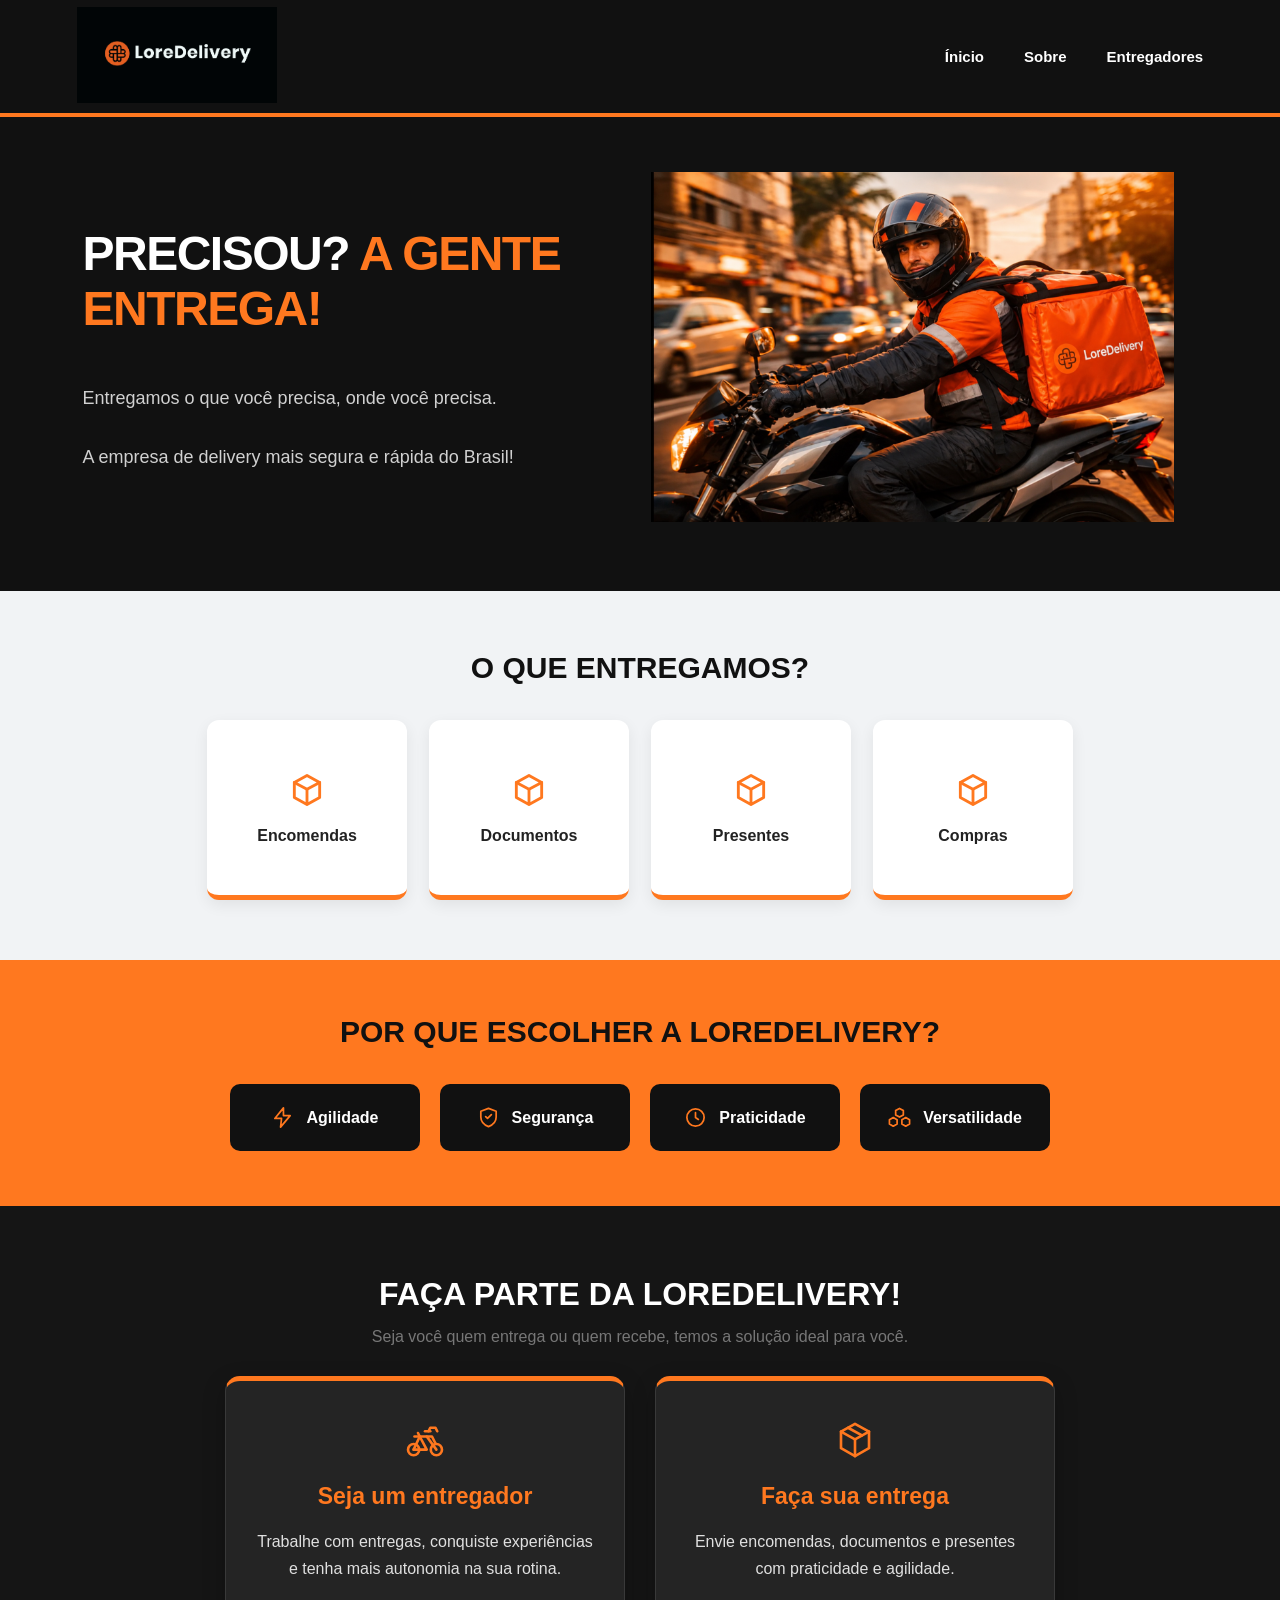
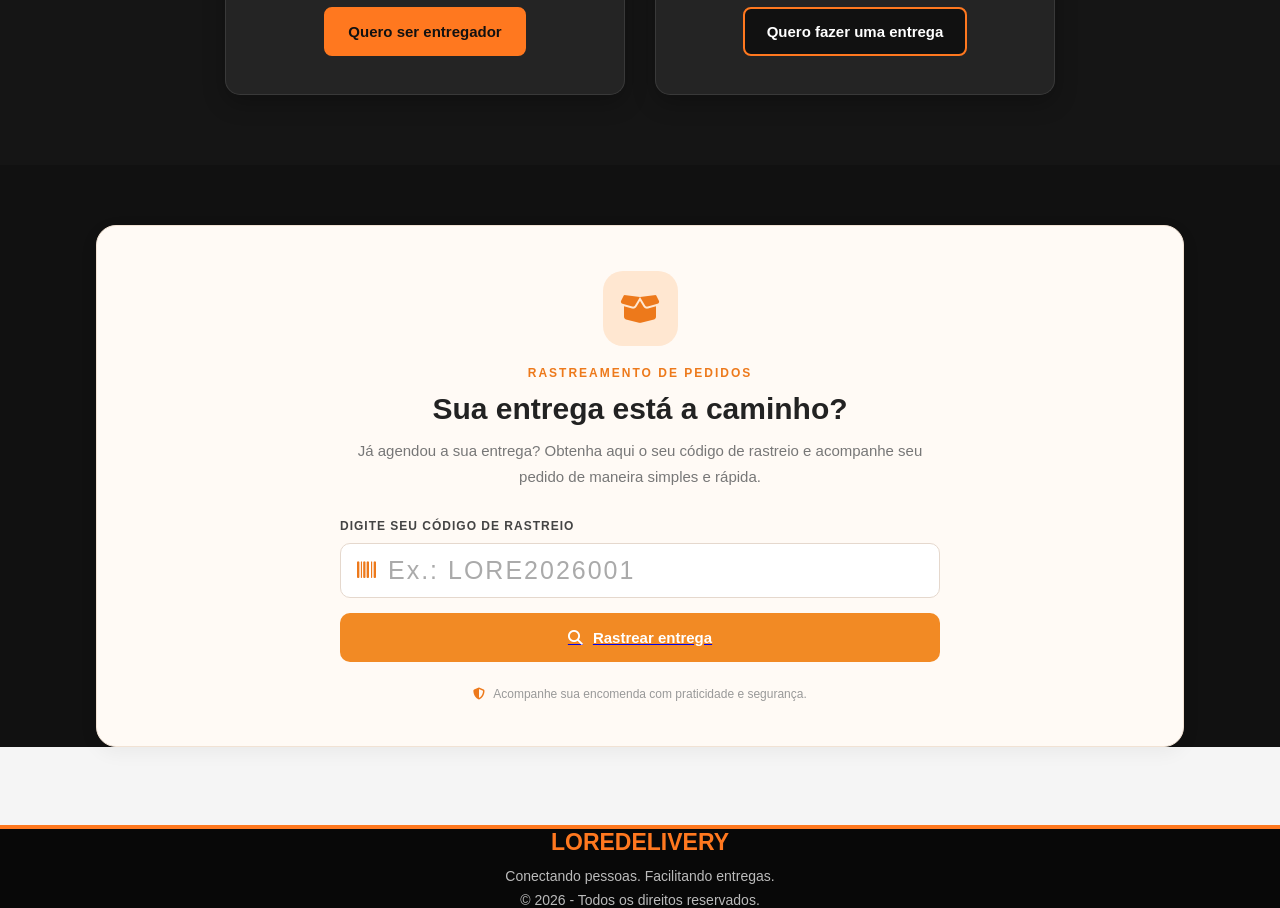
<file: index.html>
<!DOCTYPE html>
<html lang="pt-br">


<head>
    <meta charset="UTF-8">
    <meta name="viewport" content="width=device-width, initial-scale=1.0">
    <title>Lore Delivery</title>
    <link rel="stylesheet" href="style.css">
    <script src="script.js" defer></script>
    <link rel="stylesheet" href="https://cdnjs.cloudflare.com/ajax/libs/font-awesome/6.5.0/css/all.min.css">
</head>


<body>
    <header>
        <a href="index.html">
        <img src="midia/LoreDelivery LOGO CORTE.png" alt="loredelivery logo"></a>
        <div class="menu">
        <a href="index.html">Ínicio</a>
        <a href="" class="espacoB">Sobre</a>
        <a href="cadastroentregador.html" class="espacoB">Entregadores</a>
        </div>
    </header>

    <main>
        <!--Parte inicial-->
        <div class="espacoA"></div>
      <div class="slogan">   
    <div class="texto">
     <h1>Precisou? <span>A gente entrega!</span></h1>   
     <br><br><p>Entregamos o que você precisa, onde você precisa.</p>
     <br><p>A empresa de delivery mais segura e rápida do Brasil!</p>
    </div>

    <div class="motoboy">
    <img src="midia/Entregador LoreDelivery ao Pôr do Sol.png" alt="motoboy">
    </div>
</div>


<!--QUADRO 1-->
    
<section class="categorias">
    <h2>O que entregamos?</h2>

    <div class="cards-categorias">

        <div class="categoria">
            <svg viewBox="0 0 24 24">
                <path d="M12 2.8 20 7.2 12 11.6 4 7.2 12 2.8Z"/>
                <path d="M4 7.2v9.5l8 4.5 8-4.5V7.2M12 11.6v9.6"/>
            </svg>
            <p>Encomendas</p>
        </div>

        <div class="categoria">
            <svg viewBox="0 0 24 24">
                <path d="M12 2.8 20 7.2 12 11.6 4 7.2 12 2.8Z"/>
                <path d="M4 7.2v9.5l8 4.5 8-4.5V7.2M12 11.6v9.6"/>
            </svg>
            <p>Documentos</p>
        </div>

        <div class="categoria">
            <svg viewBox="0 0 24 24">
                <path d="M12 2.8 20 7.2 12 11.6 4 7.2 12 2.8Z"/>
                <path d="M4 7.2v9.5l8 4.5 8-4.5V7.2M12 11.6v9.6"/>
            </svg>
            <p>Presentes</p>
        </div>

        <div class="categoria">
            <svg viewBox="0 0 24 24">
                <path d="M12 2.8 20 7.2 12 11.6 4 7.2 12 2.8Z"/>
                <path d="M4 7.2v9.5l8 4.5 8-4.5V7.2M12 11.6v9.6"/>
            </svg>
            <p>Compras</p>
        </div>

    </div>
</section>


    <!--QUADRO 2-->
    
<section class="beneficios">

    <h2>Por que escolher a LoreDelivery?</h2>

    <div class="lista-beneficios">

        <p>
            <svg viewBox="0 0 24 24">
                <path d="M13 2 4 13h7l-1 9 10-12h-7l0-8Z"/>
            </svg>
            Agilidade
        </p>

        <p>
            <svg viewBox="0 0 24 24">
                <path d="M12 2.5 20 5.5v6c0 5-3.4 8.2-8 10-4.6-1.8-8-5-8-10v-6l8-3Z"/>
                <path d="m9 11 2 2 4-4"/>
            </svg>
            Segurança
        </p>

        <p>
            <svg viewBox="0 0 24 24">
                <circle cx="12" cy="12" r="9"/>
                <path d="M12 7v5l3 2"/>
            </svg>
            Praticidade
        </p>

        <p>
            <svg viewBox="0 0 24 24">
                <path d="m12 2.5 4 2.3v4.5l-4 2.3-4-2.3V4.8l4-2.3Z"/>
                <path d="m5.5 12 4 2.3v4.5l-4 2.3-4-2.3v-4.5l4-2.3Z"/>
                <path d="m18.5 12 4 2.3v4.5l-4 2.3-4-2.3v-4.5l4-2.3Z"/>
            </svg>
            Versatilidade
        </p>

    </div>
</section>


<!--QUADRO 3-->
<!-- QUADRO 3 - SOBRE A LOREDELIVERY -->

<section class="sobre-lore">

    <h2>Faça parte da LoreDelivery!</h2>
    <p class="subtitulo">
    Seja você quem entrega ou quem recebe, temos a solução ideal para você.</p>

    <div class="cards-sobre">


        <!-- CARD ENTREGADOR -->
        <div class="card-sobre">

            <div class="icone-sobre">
                <svg viewBox="0 0 24 24">
                    <circle cx="5.5" cy="17.5" r="3.2"/>
                    <circle cx="18.5" cy="17.5" r="3.2"/>
                    <path d="M5.5 17.5 9 10h4l5.5 7.5"/>
                    <path d="M9 10l4 7.5H5.5"/>
                    <path d="M13 10h3l2 4"/>
                    <path d="M8 10H6"/>
                    <path d="M12 7h3"/>
                    <path d="M14 7l1-2h3l1 2"/>
                    <path d="M9 10l-1-2"/>
                </svg>
            </div>

            <h3>Seja um entregador</h3> 
            <p>Trabalhe com entregas, conquiste experiências e tenha mais autonomia na sua rotina.</p>
            <a href="cadastroentregador.html"><button class="btnSeja">Quero ser entregador</button></a>

        </div>


        <!-- CARD CLIENTE -->
        <div class="card-sobre">

            <div class="icone-sobre">
                <svg viewBox="0 0 24 24">
                    <path d="M12 2.8 20 7.2 12 11.6 4 7.2 12 2.8Z"/>
                    <path d="M4 7.2v9.5l8 4.5 8-4.5V7.2"/>
                    <path d="M12 11.6v9.6"/>
                    <path d="m8 5 8 4.4"/>
                </svg>
            </div>

            <h3>Faça sua entrega</h3>

            <p>Envie encomendas, documentos e presentes com praticidade e agilidade.</p>

            <a href="cadastroclientes.html"><button class="btnFaca">Quero fazer uma entrega</button></a>

        </div>

    </div>
</section>

<!--ACOMPANHE SUA ENTREGA/CÓDIGO DE RASTREIO-->
<!-- ÁREA DE RASTREAMENTO -->

<section class="area-rastreamento">

    <div class="cabecalho-rastreamento">

        <div class="icone-pacote">
            <i class="fa-solid fa-box-open"></i>
        </div>

        <span>RASTREAMENTO DE PEDIDOS</span>

        <h2>Sua entrega está a caminho?</h2>

        <p>
            Já agendou a sua entrega? Obtenha aqui o seu código de
            rastreio e acompanhe seu pedido de maneira simples e rápida.
        </p>

    </div>

    <div class="campo-rastreamento">

        <label for="codigoRastreio">
            DIGITE SEU CÓDIGO DE RASTREIO
        </label>

        <div class="input-rastreamento">

            <i class="fa-solid fa-barcode"></i>

            <input
                type="text"
                id="codigoRastreio"
                placeholder="Ex.: LORE2026001"
            >

        </div>

        <a href="rastreio.html"><button type="button" class="botao-rastrear">
            <i class="fa-solid fa-magnifying-glass"></i>
            Rastrear entrega
        </button></a>

    </div>

    <div class="rodape-rastreamento">
        <i class="fa-solid fa-shield-halved"></i>
        Acompanhe sua encomenda com praticidade e segurança.
    </div>

</section>
    </main>

    <!--FOOTER-->
    <br><footer>
        <h3><strong>LOREDELIVERY</strong></h3>
        <p>Conectando pessoas. Facilitando entregas.</p>
        <p>© 2026 - Todos os direitos reservados.</p>
    </footer>

</body>
</html>
</file>
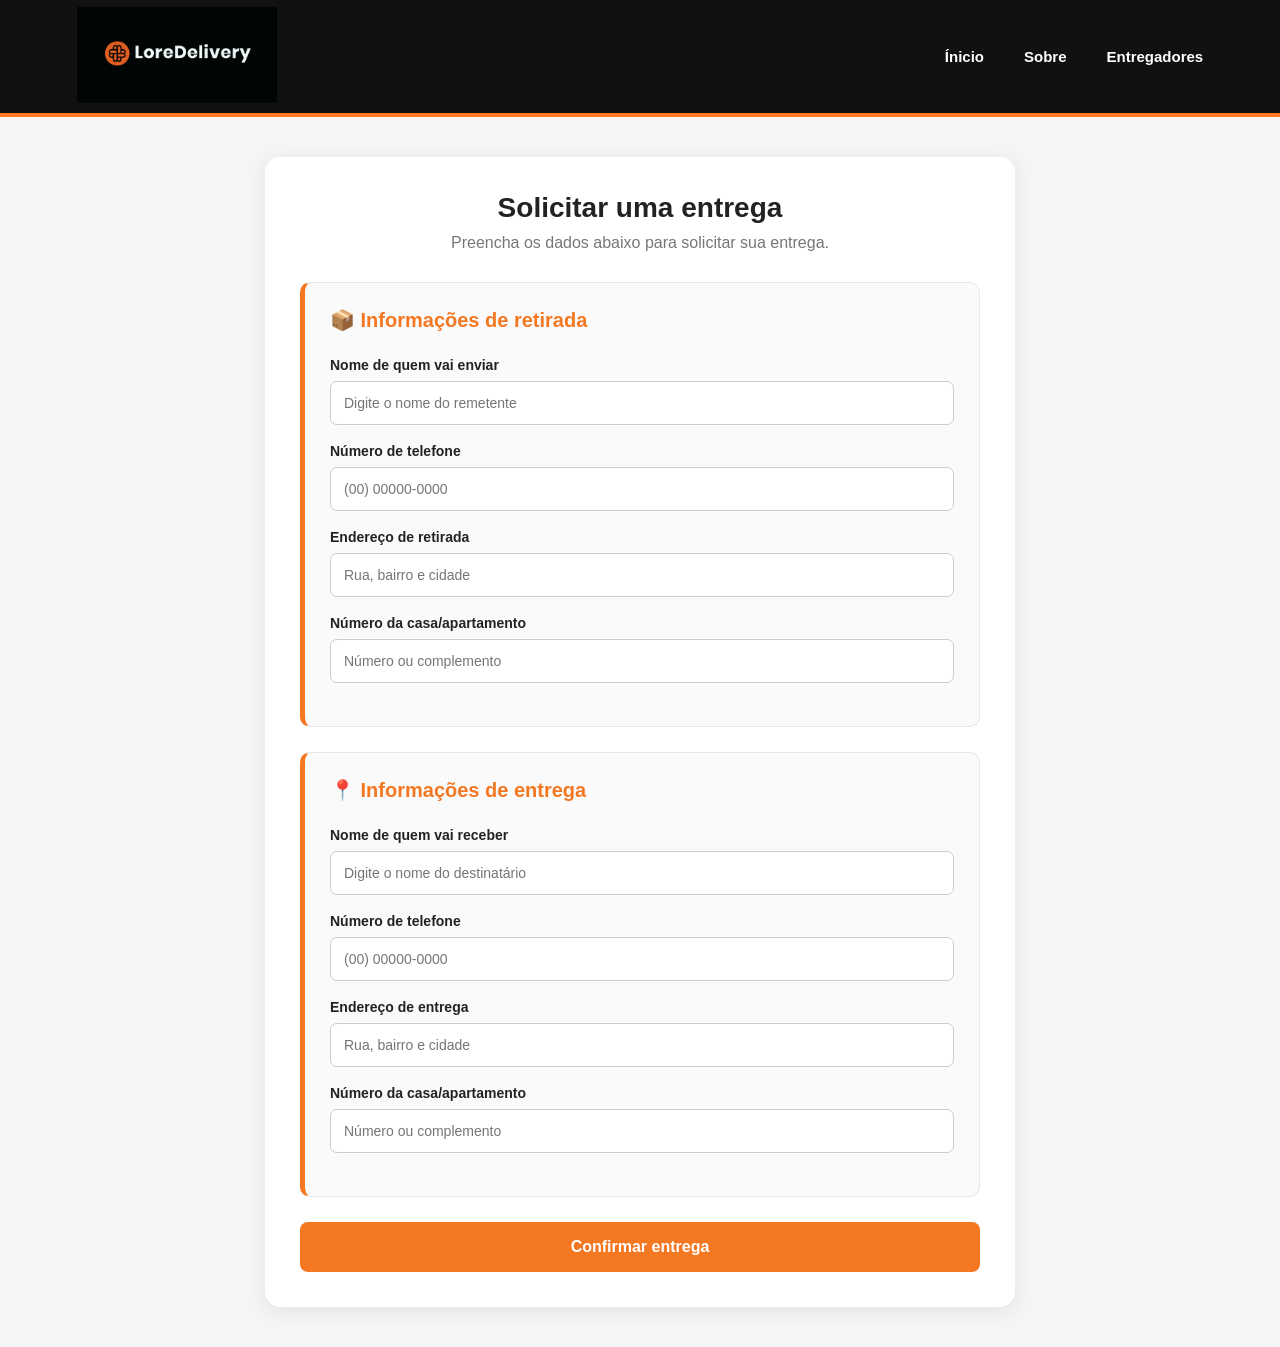
<file: entrega.html>
<!DOCTYPE html>
<html lang="pt-br">


<head>
    <meta charset="UTF-8">
    <meta name="viewport" content="width=device-width, initial-scale=1.0">
    <title>Lore Delivery</title>
    <link rel="stylesheet" href="style.css">
    <script src="entrega.js" defer></script>
    <link rel="stylesheet" href="https://cdnjs.cloudflare.com/ajax/libs/font-awesome/6.5.0/css/all.min.css">
</head>


<body>
    <header>
        <a href="index.html">
        <img src="midia/LoreDelivery LOGO CORTE.png" alt="loredelivery logo"></a>
        <div class="menu">
        <a href="index.html">Ínicio</a>
        <a href="" class="espacoB">Sobre</a>
        <a href="cadastroentregador.html" class="espacoB">Entregadores</a>
        </div>
    </header>

    <!--!!!!!!!!!!!!!!!!-->

    <main class="container">

        <h2>Solicitar uma entrega</h2>
        <p class="subtitulo">
            Preencha os dados abaixo para solicitar sua entrega.
        </p>

        <form id="formEntrega">

            <section class="formulario">

                <h3>📦 Informações de retirada</h3>

                <div class="campo">
                    <label for="nomeEnvio">Nome de quem vai enviar</label>
                    <input type="text" id="nomeEnvio" required
                        placeholder="Digite o nome do remetente">
                </div>

                <div class="campo">
                    <label for="telefoneEnvio">Número de telefone</label>
                    <input type="tel" id="telefoneEnvio" required
                        placeholder="(00) 00000-0000">
                </div>

                <div class="campo">
                    <label for="enderecoEnvio">Endereço de retirada</label>
                    <input type="text" id="enderecoEnvio" required
                        placeholder="Rua, bairro e cidade">
                </div>

                <div class="campo">
                    <label for="numeroEnvio">Número da casa/apartamento</label>
                    <input type="text" id="numeroEnvio" required
                        placeholder="Número ou complemento">
                </div>

            </section>

            <section class="formulario">

                <h3>📍 Informações de entrega</h3>

                <div class="campo">
                    <label for="nomeRecebe">Nome de quem vai receber</label>
                    <input type="text" id="nomeRecebe" required
                        placeholder="Digite o nome do destinatário">
                </div>

                <div class="campo">
                    <label for="telefoneRecebe">Número de telefone</label>
                    <input type="tel" id="telefoneRecebe" required
                        placeholder="(00) 00000-0000">
                </div>

                <div class="campo">
                    <label for="enderecoRecebe">Endereço de entrega</label>
                    <input type="text" id="enderecoRecebe" required
                        placeholder="Rua, bairro e cidade">
                </div>

                <div class="campo">
                    <label for="numeroRecebe">Número da casa/apartamento</label>
                    <input type="text" id="numeroRecebe" required
                        placeholder="Número ou complemento">
                </div>

            </section>

            <button type="submit" class="botao-confirmar">
                Confirmar entrega
            </button>

        </form>

        <div id="resultado" class="resultado" hidden>
            <h3>✅ Entrega confirmada!</h3>

            <p>Sua solicitação foi registrada com sucesso.</p>

            <p class="codigo">
                Código de rastreio do pedido:
            </p>

            <strong id="codigoRastreio"></strong>

            <p class="aviso">
                Guarde esse código para acompanhar sua entrega!
            </p>
        </div>

    </main>

</body>
</html>
</file>
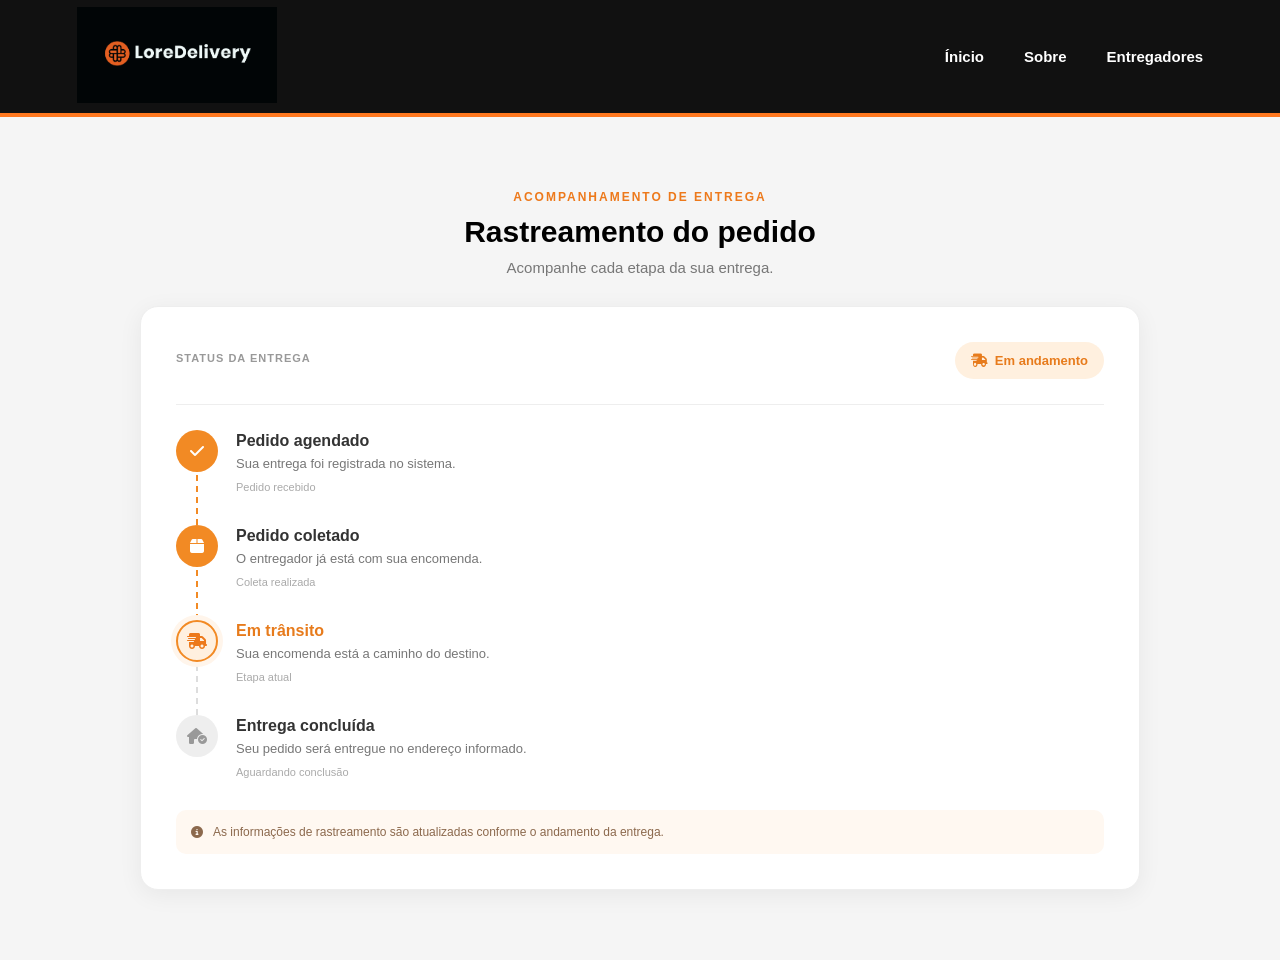
<file: rastreio.html>
<!DOCTYPE html>
<html lang="pt-br">


<head>
    <meta charset="UTF-8">
    <meta name="viewport" content="width=device-width, initial-scale=1.0">
    <title>Lore Delivery</title>
    <link rel="stylesheet" href="style.css">
    <script src="script.js" defer></script>
    <link rel="stylesheet" href="https://cdnjs.cloudflare.com/ajax/libs/font-awesome/6.5.0/css/all.min.css">
</head>


<body>
    <header>
        <a href="index.html">
        <img src="midia/LoreDelivery LOGO CORTE.png" alt="loredelivery logo"></a>
        <div class="menu">
        <a href="index.html">Ínicio</a>
        <a href="" class="espacoB">Sobre</a>
        <a href="cadastroentregador.html" class="espacoB">Entregadores</a>
        </div>
    </header>

    <!-- RESULTADO DO RASTREAMENTO -->

<section class="resultado-rastreamento" id="rastreamento">

    <div class="titulo-rastreamento">
        <span>ACOMPANHAMENTO DE ENTREGA</span>
        <h2>Rastreamento do pedido</h2>
        <p>Acompanhe cada etapa da sua entrega.</p>
    </div>

    <div class="card-rastreamento">

        <div class="info-pedido">
            <div>
                <span>STATUS DA ENTREGA</span>
                <h3></h3>
            </div>

            <div class="status-entrega">
                <i class="fa-solid fa-truck-fast"></i>
                Em andamento
            </div>
        </div>

        <div class="linha-divisoria"></div>

        <div class="etapas-entrega">

            <div class="etapa concluida">
                <div class="icone-etapa">
                    <i class="fa-solid fa-check"></i>
                </div>

                <div class="texto-etapa">
                    <h4>Pedido agendado</h4>
                    <p>Sua entrega foi registrada no sistema.</p>
                    <span>Pedido recebido</span>
                </div>
            </div>

            <div class="etapa concluida">
                <div class="icone-etapa">
                    <i class="fa-solid fa-box"></i>
                </div>

                <div class="texto-etapa">
                    <h4>Pedido coletado</h4>
                    <p>O entregador já está com sua encomenda.</p>
                    <span>Coleta realizada</span>
                </div>
            </div>

            <div class="etapa atual">
                <div class="icone-etapa">
                    <i class="fa-solid fa-truck-fast"></i>
                </div>

                <div class="texto-etapa">
                    <h4>Em trânsito</h4>
                    <p>Sua encomenda está a caminho do destino.</p>
                    <span>Etapa atual</span>
                </div>
            </div>

            <div class="etapa">
                <div class="icone-etapa">
                    <i class="fa-solid fa-house-circle-check"></i>
                </div>

                <div class="texto-etapa">
                    <h4>Entrega concluída</h4>
                    <p>Seu pedido será entregue no endereço informado.</p>
                    <span>Aguardando conclusão</span>
                </div>
            </div>

        </div>

        <div class="aviso-rastreamento">
            <i class="fa-solid fa-circle-info"></i>
            As informações de rastreamento são atualizadas conforme o andamento da entrega.
        </div>

    </div>

</section>
</file>
<file: style.css>
/* ==============================
   CONFIGURAÇÕES GERAIS
============================== */

* {
    margin: 0;
    padding: 0;
    box-sizing: border-box;
}

html {
    scroll-behavior: smooth;
}

body {
    font-family: Arial, Helvetica, sans-serif;
    background-color: #111111;
    color: #222222;
}

/* ==============================
   CABEÇALHO
============================== */

header {
    background-color: #111111;
    min-height: 85px;
    padding: 5px 6%;
    display: flex;
    align-items: center;
    justify-content: space-between;
    border-bottom: 4px solid #ff781f;
}

header img {
    width: 200px;
    height: 100px;
    object-fit: contain;
}

.menu {
    display: flex;
    align-items: center;
    gap: 40px;
}

.espacoB {
    padding-left: 0;
}

header a {
    color: white;
    text-decoration: none;
    font-size: 15px;
    font-weight: bold;
    transition: 0.3s;
}

header a:hover {
    color: #ff781f;
}

/* ==============================
   ESTRUTURA PRINCIPAL
============================== */

main {
    background-color: #111111;
}

.espacoA {
    padding-top: 20px;
    background-color: #111111;
}

/* ==============================
   APRESENTAÇÃO / SLOGAN
============================== */

.slogan {
    display: flex;
    gap: 45px;
    text-align: left;
    justify-content: center;
    align-items: center;
    padding: 35px 6% 65px;
    background-color: #111111;
    color: white;
    min-height: 440px;
}

.texto {
    max-width: 500px;
}

h1 {
    padding-top: 0;
    font-size: 48px;
    line-height: 1.15;
    font-weight: 900;
    text-transform: uppercase;
    letter-spacing: -1.5px;
}

span {
    color: #ff781f;
}

.texto p {
    font-size: 18px;
    line-height: 1.6;
    color: #d1d1d1;
    margin-top: 12px;
}

.motoboy img {
    width: 570px;
    max-width: 100%;
    height: 350px;
    object-fit: contain;
    border-radius: 12px;
}


/* ==============================
   QUADRO 1 - CATEGORIAS
============================== */

.categorias {
    background-color: #f1f3f5;
    padding: 60px 30px;
    text-align: center;
}

.categorias h2 {
    font-size: 30px;
    font-weight: 900;
    text-transform: uppercase;
    margin-bottom: 35px;
    color: #111111;
}

.cards-categorias {
    display: flex;
    gap: 22px;
    justify-content: center;
    flex-wrap: wrap;
}

.categoria {
    background-color: white;
    min-height: 180px;
    min-width: 200px;
    border-radius: 12px;
    display: flex;
    flex-direction: column;
    align-items: center;
    justify-content: center;
    gap: 18px;
    border-bottom: 5px solid #ff781f;
    box-shadow: 0 5px 15px rgba(0, 0, 0, 0.07);
    transition: 0.3s ease;
}

.categoria svg {
    width: 38px;
    height: 38px;
    fill: none;
    stroke: #ff781f;
    stroke-width: 1.8;
    stroke-linecap: round;
    stroke-linejoin: round;
}

.categoria p {
    font-size: 16px;
    font-weight: bold;
    color: #222222;
}

.categoria:hover {
    transform: translateY(-8px);
    background-color: #111111;
    border-bottom-color: white;
    box-shadow: 0 10px 22px rgba(0, 0, 0, 0.18);
}

.categoria:hover p {
    color: white;
}

/* ==============================
   QUADRO 2 - BENEFÍCIOS
============================== */

.beneficios {
    background-color: #ff781f;
    padding: 55px 35px;
    text-align: center;
}

.beneficios h2 {
    font-size: 30px;
    font-weight: 900;
    text-transform: uppercase;
    color: #111111;
    margin-bottom: 35px;
}

.lista-beneficios {
    display: flex;
    gap: 20px;
    justify-content: center;
    flex-wrap: wrap;
}

.lista-beneficios p {
    display: flex;
    align-items: center;
    justify-content: center;
    gap: 12px;
    background-color: #111111;
    color: white;
    padding: 22px 28px;
    min-width: 190px;
    border-radius: 10px;
    font-weight: bold;
    font-size: 16px;
    transition: 0.3s ease;
}

.lista-beneficios p:hover {
    transform: translateY(-6px);
    background-color: #292929;
}

.lista-beneficios svg {
    width: 23px;
    height: 23px;
    fill: none;
    stroke: #ff781f;
    stroke-width: 1.8;
    stroke-linecap: round;
    stroke-linejoin: round;
    flex-shrink: 0;
}

/* ==============================
   QUADRO 3 - SOBRE A LOREDELIVERY
============================== */

.sobre-lore {
    padding: 70px 35px;
    text-align: center;
    background-color: #151515;
}

.sobre-lore h2 {
    font-size: 32px;
    font-weight: 900;
    text-transform: uppercase;
    color: white;
    margin-bottom: 15px;
}

.subtitulo {
    color: #c9c9c9;
    font-size: 16px;
    margin-bottom: 40px;
}

/* ==============================
   CARDS
============================== */

.cards-sobre {
    display: flex;
    justify-content: center;
    gap: 30px;
    flex-wrap: wrap;
}

.card-sobre {
    background-color: #242424;
    width: 400px;
    padding: 38px 30px;
    border-radius: 15px;
    border: 1px solid #393939;
    border-top: 5px solid #ff781f;
    box-shadow: 0 8px 22px rgba(0, 0, 0, 0.25);
    transition: 0.3s ease;
}

.card-sobre:hover {
    transform: translateY(-9px);
    border-color: #ff781f;
    box-shadow: 0 12px 30px rgba(255, 120, 31, 0.15);
}

/* ==============================
   ÍCONES
============================== */

.icone-sobre {
    display: flex;
    justify-content: center;
    align-items: center;
    width: 100%;
    margin: 0 auto 22px;
}

.icone-sobre svg {
    width: 42px;
    height: 42px;
    fill: none;
    stroke: #ff781f;
    stroke-width: 1.5;
    stroke-linecap: round;
    stroke-linejoin: round;
}

/* ==============================
   TÍTULOS E TEXTOS DOS CARDS
============================== */

.card-sobre h3 {
    color: #ff781f;
    font-size: 23px;
    font-weight: 900;
    margin-bottom: 18px;
}

.card-sobre p {
    color: #e0e0e0;
    font-size: 16px;
    line-height: 1.7;
    margin-bottom: 25px;
}

/* ==============================
   BOTÕES
============================== */

.btnSeja {
    background-color: #ff781f;
    color: #111111;
    border: 2px solid #ff781f;
    padding: 14px 22px;
    border-radius: 8px;
    font-size: 15px;
    font-weight: 900;
    font-family: inherit;
    cursor: pointer;
    transition: all 0.3s ease;
}

.btnFaca {
    background-color: #111111;
    color: white;
    border: 2px solid #ff781f;
    padding: 14px 22px;
    border-radius: 8px;
    font-size: 15px;
    font-weight: 900;
    font-family: inherit;
    cursor: pointer;
    transition: all 0.3s ease;
}

.btnFaca:hover {
    background-color: #ff781f;
    color: #111111;
    transform: translateY(-5px);
    box-shadow: 0 6px 15px rgba(255, 120, 31, 0.25);
}

.btnSeja:hover {
    background-color: white;
    color: #111111;
    border-color: white;
    transform: translateY(-5px);
    box-shadow: 0 6px 15px rgba(0, 0, 0, 0.2);
}

/* ==============================
   RODAPÉ
============================== */

footer {
    background-color: #080808;
    color: #e8edf3;
    text-align: center;
    padding: 0px 20px;
    border-top: 4px solid #ff781f;
}

footer h3 {
    color: #ff781f;
    font-size: 23px;
    margin-bottom: 12px;
}

footer p {
    color: #bbbbbb;
    font-size: 14px;
    margin-top: 8px;
}



/*RASTREIE SEU PEDIDO ------- CÓDIGO DE RASTREIO*/
/* ÁREA DE RASTREAMENTO */
.rastreamento {
    width: 85%;
    max-width: 1100px;
    margin: 50px auto;
    padding: 30px 40px;

    background: #fff8f1;
    border: 1px solid #f3dfcc;
    border-radius: 18px;

    display: flex;
    align-items: center;
    justify-content: space-between;
    gap: 25px;

    box-shadow: 0 5px 18px rgba(136, 116, 116, 0.06);

    transition: 0.3s ease;
}

.rastreamento:hover {
    transform: translateY(-4px);
    box-shadow: 0 9px 25px rgba(0, 0, 0, 0.10);
}

/* ÍCONE */
.icone-rastreamento {
    width: 70px;
    height: 70px;
    min-width: 70px;

    background: #ffe1c4;
    color: #ed791b;

    border-radius: 16px;

    display: flex;
    align-items: center;
    justify-content: center;

    font-size: 30px;
}

/* TEXTOS */
.texto-rastreamento {
    flex: 1;
}

.texto-rastreamento h2 {
    color: #242424;
    font-size: 23px;
    margin-bottom: 8px;
}

.texto-rastreamento p {
    color: #777;
    font-size: 15px;
    margin: 0;
}

/* BOTÃO */
.btn-rastreamento {
    background-color: #ff781f;
    color: #000000;
    border: 2px solid #ff781f;
    padding: 14px 22px;
    border-radius: 8px;
    font-size: 15px;
    font-weight: 900;
    font-family: inherit;
    cursor: pointer;
    transition: all 0.3s ease;
    text-decoration: none;
}

.btn-rastreamento:hover {
   background-color: #000000;
    color: #ffffff;
    border-color: white;
    transform: translateY(-5px);
    box-shadow: 0 6px 15px rgba(0, 0, 0, 0.2);
}

/* RESPONSIVIDADE */
@media (max-width: 750px) {
    .rastreamento {
        flex-direction: column;
        text-align: center;
        padding: 25px;
    }

    .texto-rastreamento h2 {
        font-size: 21px;
    }

    .btn-rastreamento {
        width: 100%;
        justify-content: center;
    }
}

/*----------QUADRO DE "ACOMPANHE O SEU PEDIDO-----------*/
/* ÁREA DE RASTREAMENTO */

.area-rastreamento {
    width: 85%;
    max-width: 1100px;
    margin: 60px auto;
    padding: 45px 50px;

    background: #fffaf5;
    border: 1px solid #f1e2d4;
    border-radius: 20px;

    box-shadow: 0 5px 20px rgba(0, 0, 0, 0.05);

    text-align: center;
}


/* CABEÇALHO */
.cabecalho-rastreamento {
    display: flex;
    flex-direction: column;
    align-items: center;
}

.icone-pacote {
    width: 75px;
    height: 75px;

    background: #ffe7d1;
    color: #ed791b;

    border-radius: 20px;

    display: flex;
    align-items: center;
    justify-content: center;

    font-size: 32px;
    margin-bottom: 20px;
}

.cabecalho-rastreamento span {
    color: #ed791b;
    font-size: 12px;
    font-weight: bold;
    letter-spacing: 2px;
}

.cabecalho-rastreamento h2 {
    color: #222;
    font-size: 30px;
    margin: 12px 0;
}

.cabecalho-rastreamento p {
    color: #777;
    font-size: 15px;
    line-height: 1.7;
    max-width: 600px;
    margin-bottom: 30px;
}

/* CAMPO DE PESQUISA */
.campo-rastreamento {
    max-width: 600px;
    margin: auto;
    text-align: left;
}

.campo-rastreamento label {
    display: block;
    color: #444;
    font-size: 12px;
    font-weight: bold;
    letter-spacing: 1px;
    margin-bottom: 10px;
}

.input-rastreamento {
    width: 100%;
    display: flex;
    align-items: center;
    gap: 12px;

    background: white;
    border: 1px solid #e5d8cd;
    border-radius: 10px;

    padding: 0 16px;
    height: 55px;

    transition: 0.3s;
}

.input-rastreamento:focus-within {
    border-color: #f28a24;
    box-shadow: 0 0 0 3px rgba(242, 138, 36, 0.12);
}

.input-rastreamento i {
    color: #ed791b;
    font-size: 19px;
}

.input-rastreamento input {
    width: 100%;
    height: 100%;

    border: none;
    outline: none;

    background: transparent;

    color: #333;
    font-size: 14px;
}

.input-rastreamento input::placeholder {
    color: #aaa;
}

/* BOTÃO */
.botao-rastrear {
    width: 100%;
    margin-top: 15px;

    padding: 16px;

    background: #f28a24;
    color: white;

    border: none;
    border-radius: 10px;

    font-size: 15px;
    font-weight: bold;

    cursor: pointer;

    display: flex;
    align-items: center;
    justify-content: center;
    gap: 10px;

    transition: 0.3s ease;
}

.botao-rastrear:hover {
    background: #d96e12;
    transform: translateY(-2px);
    box-shadow: 0 5px 12px rgba(242, 138, 36, 0.25);
}

/* RODAPÉ */
.rodape-rastreamento {
    margin-top: 25px;

    color: #999;
    font-size: 12px;

    display: flex;
    align-items: center;
    justify-content: center;
    gap: 8px;
}

.rodape-rastreamento i {
    color: #ed791b;
}

/* RESPONSIVIDADE */
@media (max-width: 600px) {

    .area-rastreamento {
        width: 92%;
        padding: 30px 20px;
    }

    .cabecalho-rastreamento h2 {
        font-size: 24px;
    }

    .cabecalho-rastreamento p {
        font-size: 13px;
    }

}




/*----------------------RASTREIO DO PEDIDO---------------------*/
/* RESULTADO DO RASTREAMENTO */

.resultado-rastreamento {
    width: 85%;
    max-width: 1000px;
    margin: 70px auto;
}

.titulo-rastreamento {
    text-align: center;
    margin-bottom: 30px;
}


.titulo-rastreamento span {
    color: #ed791b;
    font-size: 12px;
    font-weight: bold;
    letter-spacing: 2px;
}

.titulo-rastreamento h2 {
    color: #000000;
    font-size: 30px;
    margin: 10px 0;
}

.titulo-rastreamento p {
    color: #777;
    font-size: 15px;
}

/* CARTÃO PRINCIPAL */
.card-rastreamento {
    background: #fff;
    border: 1px solid #eeeeee;
    border-radius: 18px;
    padding: 35px;
    box-shadow: 0 5px 25px rgba(0, 0, 0, 0.06);
}

/* INFORMAÇÕES DO PEDIDO */
.info-pedido {
    display: flex;
    justify-content: space-between;
    align-items: center;
    gap: 15px;
}

.info-pedido span {
    color: #999;
    font-size: 11px;
    font-weight: bold;
    letter-spacing: 1px;
}

.info-pedido h3 {
    color: #222;
    font-size: 23px;
    margin-top: 8px;
}

.status-entrega {
    background: #fff0df;
    color: #e77b1c;
    padding: 11px 16px;
    border-radius: 30px;
    font-size: 13px;
    font-weight: bold;

    display: flex;
    align-items: center;
    gap: 8px;
}

.linha-divisoria {
    height: 1px;
    background: #eeeeee;
    margin: 25px 0;
}

/* ETAPAS DA ENTREGA */
.etapas-entrega {
    display: flex;
    flex-direction: column;
    gap: 0;
}

.etapa {
    display: flex;
    gap: 18px;
    position: relative;
    padding-bottom: 30px;
}

.etapa:last-child {
    padding-bottom: 0;
}

/* LINHA VERTICAL */
.etapa:not(:last-child)::after {
    content: "";
    position: absolute;
    left: 20px;
    top: 45px;
    height: calc(100% - 45px);
    border-left: 2px dashed #dddddd;
}

.etapa.concluida:not(:last-child)::after {
    border-color: #f28a24;
}

/* ÍCONES */
.icone-etapa {
    width: 42px;
    height: 42px;
    min-width: 42px;
    border-radius: 50%;

    background: #eeeeee;
    color: #999;

    display: flex;
    align-items: center;
    justify-content: center;

    font-size: 16px;
    z-index: 1;
}

.etapa.concluida .icone-etapa {
    background: #f28a24;
    color: white;
}

.etapa.atual .icone-etapa {
    background: #fff0df;
    color: #ed791b;
    border: 2px solid #f28a24;
    box-shadow: 0 0 0 5px #fff5eb;
}

/* TEXTOS DAS ETAPAS */

.texto-etapa h4 {
    color: #333;
    font-size: 16px;
    margin: 2px 0 6px;
}

.texto-etapa p {
    color: #777;
    font-size: 13px;
    margin-bottom: 6px;
}

.texto-etapa span {
    color: #aaa;
    font-size: 11px;
}

.etapa.atual .texto-etapa h4 {
    color: #e77b1c;
}

/* AVISO */

.aviso-rastreamento {
    background: #fff8f1;
    color: #8c694d;
    border-radius: 10px;
    padding: 15px;
    margin-top: 30px;

    display: flex;
    align-items: center;
    gap: 10px;

    font-size: 12px;
}

/* RESPONSIVIDADE */

@media (max-width: 600px) {

    .resultado-rastreamento {
        width: 92%;
    }

    .card-rastreamento {
        padding: 22px;
    }

    .info-pedido {
        flex-direction: column;
        align-items: flex-start;
    }

    .titulo-rastreamento h2 {
        font-size: 24px;
    }

}


/* ==============================
   RESPONSIVIDADE
============================== */

@media (max-width: 900px) {

    .slogan {
        gap: 20px;
    }

    h1 {
        font-size: 38px;
    }

    .motoboy img {
        width: 400px;
    }

    .menu {
        gap: 20px;
    }
}

@media (max-width: 650px) {

    header {
        flex-direction: column;
        padding: 10px;
    }

    header img {
        width: 160px;
    }

    .menu {
        padding: 10px 0;
        gap: 18px;
    }

    .slogan {
        flex-direction: column;
        text-align: center;
        padding: 40px 20px;
    }

    h1 {
        font-size: 34px;
    }

    .texto p {
        font-size: 16px;
    }

    .motoboy img {
        width: 100%;
        height: auto;
    }

    .categorias h2,
    .beneficios h2,
    .sobre-lore h2 {
        font-size: 25px;
    }

    .categoria {
        min-width: 140px;
        min-height: 150px;
    }

    .lista-beneficios p {
        width: 100%;
    }

    .sobre-lore {
        padding: 50px 20px;
    }

    .card-sobre {
        width: 100%;
        padding: 30px 20px;
    }
}



/*----------------ENTREGA OFICIAL----------------*/


/* CONFIGURAÇÕES GERAIS */

body {
    margin: 0;
    padding: 0;
    font-family: Arial, sans-serif;
    background: #f5f5f5;
    color: #222;
}

/* CABEÇALHO */

.topo {
    background: #171717;
    color: white;
    text-align: center;
    padding: 25px 15px;
}

.topo h1 {
    margin: 0;
    font-size: 30px;
    font-weight: bold;
}

.topo h1 span {
    color: #f47721;
}

.topo p {
    margin-bottom: 0;
    color: #ddd;
}

/* CONTEÚDO PRINCIPAL */

.container {
    width: 85%;
    max-width: 750px;
    margin: 40px auto;
    background: white;
    padding: 35px;
    border-radius: 15px;
    box-shadow: 0 4px 20px rgba(0,0,0,0.08);
}

.container h2 {
    text-align: center;
    font-size: 28px;
    margin-bottom: 10px;
}

.subtitulo {
    text-align: center;
    color: #777;
    margin-bottom: 30px;
}

/* QUADROS DOS FORMULÁRIOS */

.formulario {
    background: #fafafa;
    border: 1px solid #e7e7e7;
    border-left: 5px solid #f47721;
    border-radius: 10px;
    padding: 25px;
    margin-bottom: 25px;
}

.formulario h3 {
    color: #f47721;
    margin-top: 0;
    margin-bottom: 25px;
    font-size: 20px;
}

/* CAMPOS */

.campo {
    display: flex;
    flex-direction: column;
    margin-bottom: 18px;
}

.campo label {
    font-weight: bold;
    margin-bottom: 8px;
    font-size: 14px;
}

.campo input {
    padding: 13px;
    border: 1px solid #ccc;
    border-radius: 7px;
    font-size: 14px;
    outline: none;
    transition: 0.3s;
}

.campo input:focus {
    border-color: #f47721;
    box-shadow: 0 0 5px rgba(244,119,33,0.25);
}

/* BOTÃO */

.botao-confirmar {
    width: 100%;
    padding: 16px;
    background: #f47721;
    color: white;
    border: none;
    border-radius: 8px;
    font-size: 16px;
    font-weight: bold;
    cursor: pointer;
    transition: 0.3s;
}

.botao-confirmar:hover {
    background: #d95f0d;
    transform: translateY(-2px);
}

/* RESULTADO DA ENTREGA */

.resultado {
    margin-top: 30px;
    padding: 25px;
    background: #fff7f0;
    border: 1px solid #f47721;
    border-radius: 10px;
    text-align: center;
}

.resultado h3 {
    color: #258443;
    font-size: 23px;
}

.codigo {
    margin-top: 25px;
    font-weight: bold;
}

#codigoRastreio {
    display: block;
    font-size: 25px;
    letter-spacing: 2px;
    color: #f47721;
    margin: 15px 0;
}

.aviso {
    font-size: 13px;
    color: #777;
}

/* RESPONSIVIDADE */

@media (max-width: 600px) {

    .container {
        width: 85%;
        padding: 20px;
        margin: 25px auto;
    }

    .container h2 {
        font-size: 23px;
    }

    .formulario {
        padding: 18px;
    }

    #codigoRastreio {
        font-size: 21px;
    }
}
</file>
